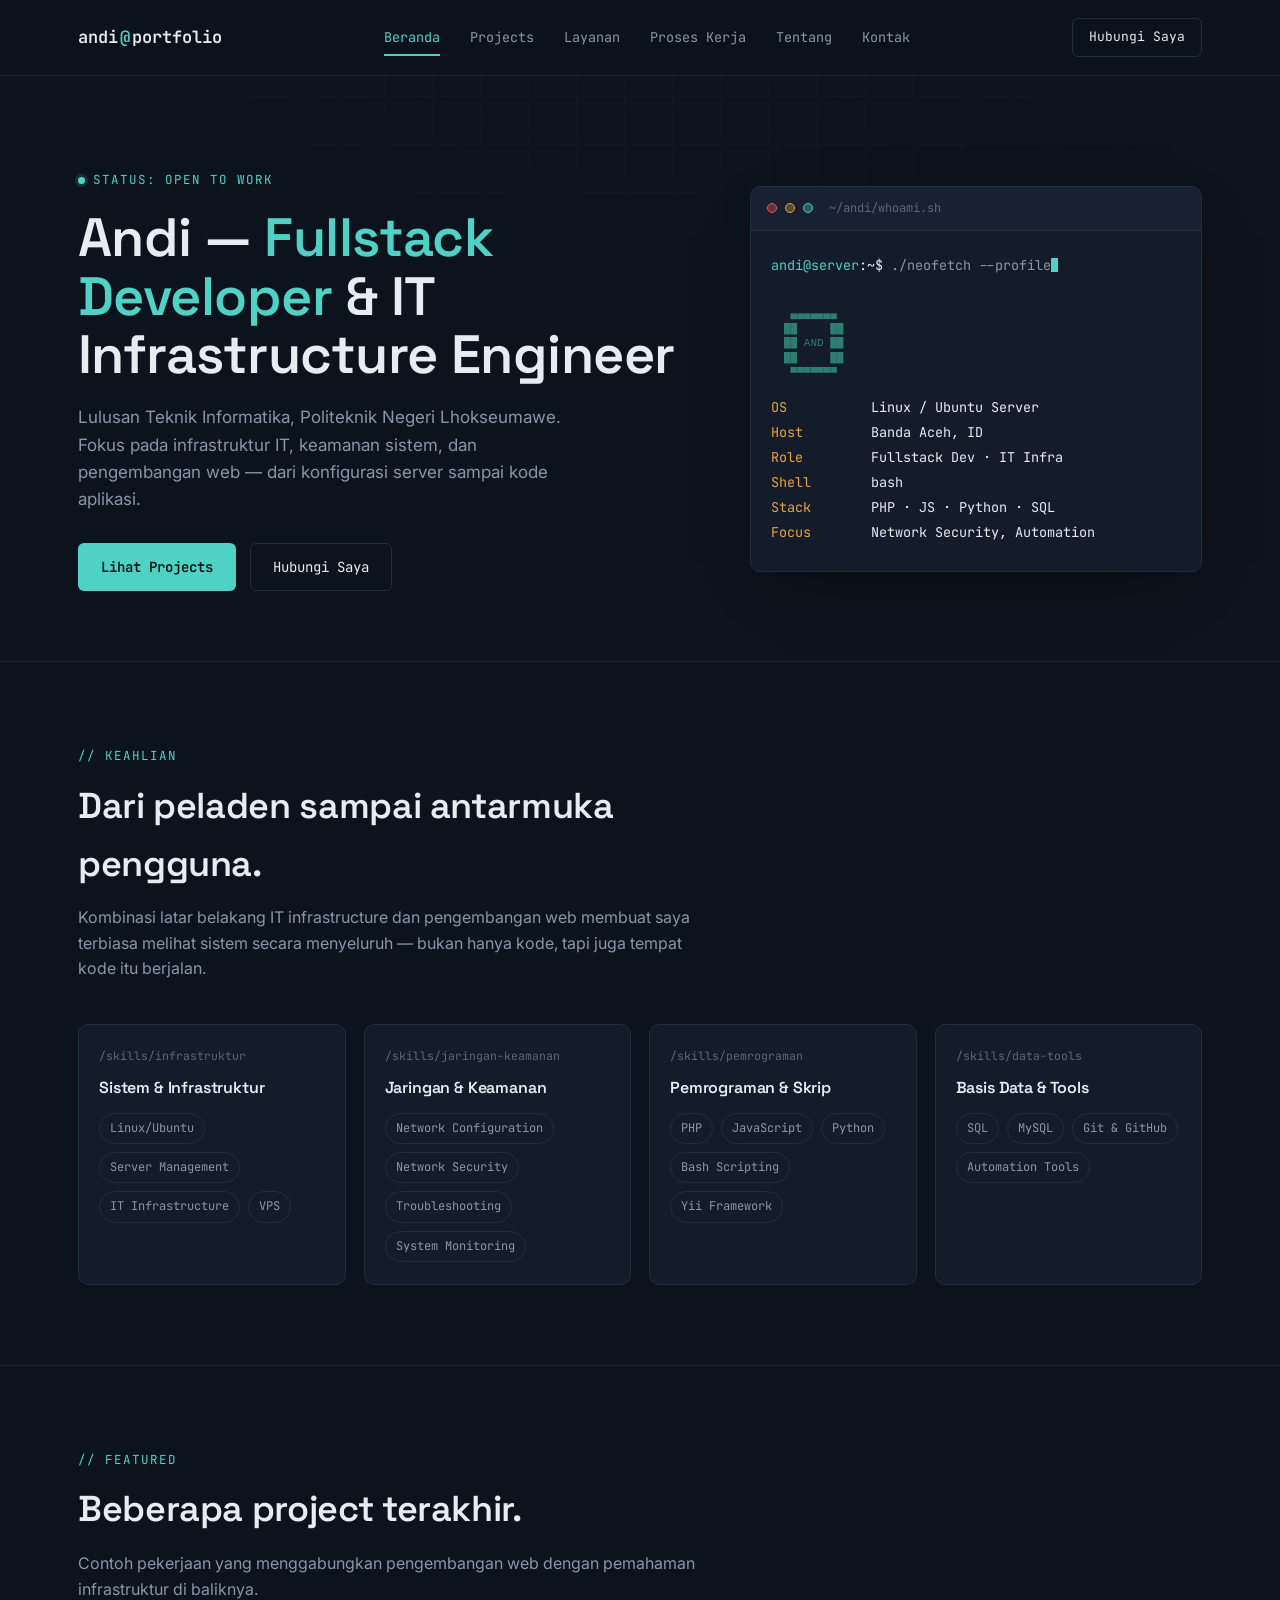
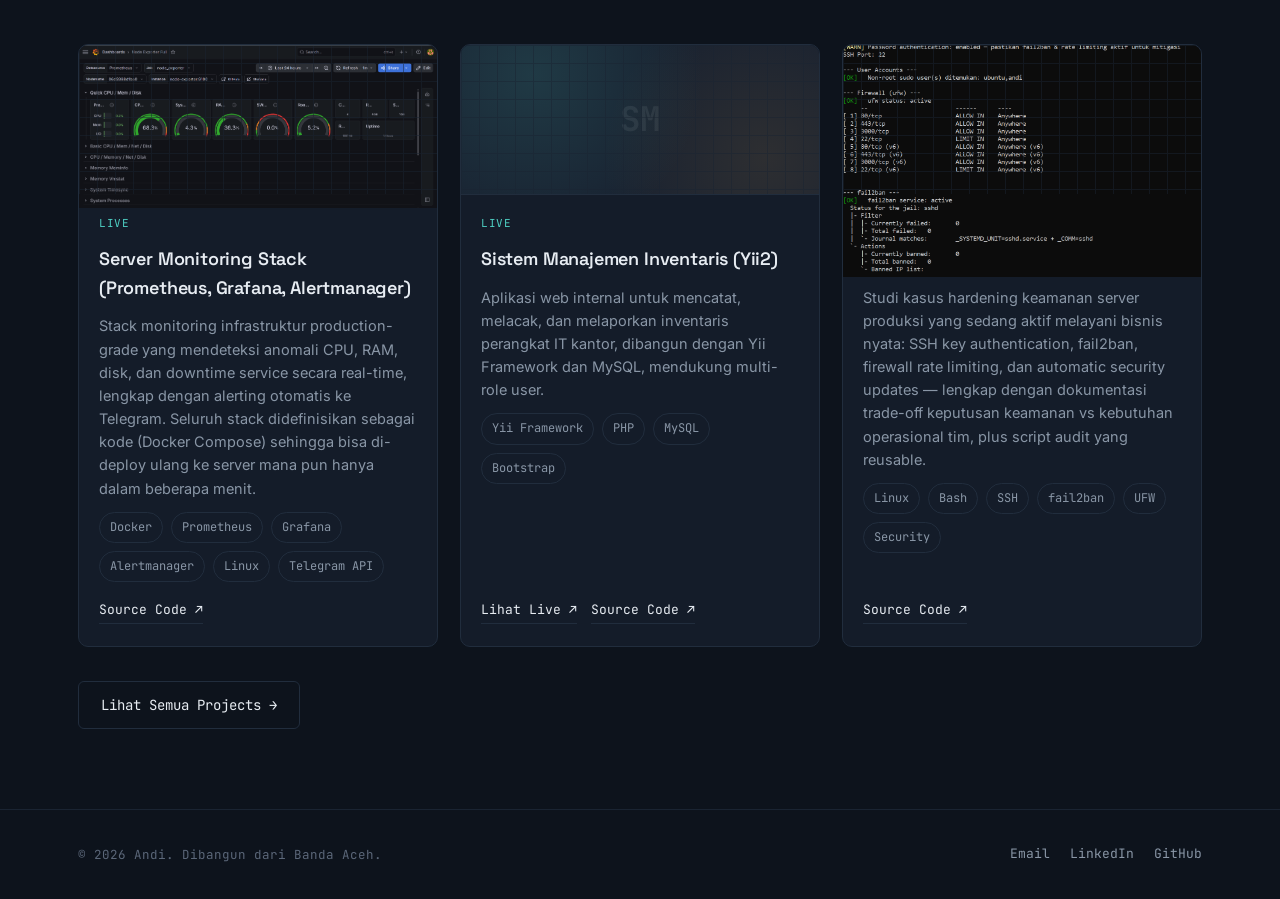
<file: index.html>
<!DOCTYPE html>
<html lang="id">
<head>
<meta charset="UTF-8">
<meta name="viewport" content="width=device-width, initial-scale=1.0">
<title>Andi — Fullstack Developer & IT Infrastructure Engineer</title>
<meta name="description" content="Andi, Fullstack Developer & IT Infrastructure Engineer berdomisili di Banda Aceh. Fokus pada infrastruktur IT, keamanan sistem, dan pengembangan web.">
<link rel="preconnect" href="https://fonts.googleapis.com">
<link href="https://fonts.googleapis.com/css2?family=Space+Grotesk:wght@500;600;700&family=Inter:wght@400;500;600&family=JetBrains+Mono:wght@400;500;600&display=swap" rel="stylesheet">
<link rel="stylesheet" href="assets/css/style.css">
</head>
<body>

<header class="site-header">
  <nav class="nav container">
    <a href="index.html" class="logo">andi<span>@</span>portfolio</a>
    <button class="nav-toggle" aria-label="Buka menu"><span></span><span></span><span></span></button>
    <ul class="nav-links">
      <li><a href="index.html" class="active">Beranda</a></li>
      <li><a href="projects.html">Projects</a></li>
      <li><a href="services.html">Layanan</a></li>
      <li><a href="process.html">Proses Kerja</a></li>
      <li><a href="about.html">Tentang</a></li>
      <li><a href="contact.html">Kontak</a></li>
    </ul>
    <a href="contact.html" class="nav-cta">Hubungi Saya</a>
  </nav>
</header>

<main>
  <!-- HERO -->
  <section class="hero">
    <div class="container hero-grid">
      <div>
        <span class="eyebrow"><span class="dot"></span>STATUS: OPEN TO WORK</span>
        <h1>Andi — <span class="accent">Fullstack Developer</span> &amp; IT Infrastructure Engineer</h1>
        <p class="lead">Lulusan Teknik Informatika, Politeknik Negeri Lhokseumawe. Fokus pada infrastruktur IT, keamanan sistem, dan pengembangan web — dari konfigurasi server sampai kode aplikasi.</p>
        <div class="hero-actions">
          <a href="projects.html" class="btn btn-primary">Lihat Projects</a>
          <a href="contact.html" class="btn btn-ghost">Hubungi Saya</a>
        </div>
      </div>

      <div class="term-card">
        <div class="term-bar">
          <span class="tdot"></span><span class="tdot"></span><span class="tdot"></span>
          <span class="tpath">~/andi/whoami.sh</span>
        </div>
        <div class="term-body">
          <div><span class="prompt">andi@server</span><span class="cmd">:~$</span> <span data-typing="./neofetch --profile"></span><span class="term-cursor"></span></div>
          <br>
          <pre class="term-ascii">   ▄▄▄▄▄▄▄
  ██     ██
  ██ AND ██
  ██     ██
   ▀▀▀▀▀▀▀</pre>
          <div class="term-row"><span class="k">OS</span><span class="v">Linux / Ubuntu Server</span></div>
          <div class="term-row"><span class="k">Host</span><span class="v">Banda Aceh, ID</span></div>
          <div class="term-row"><span class="k">Role</span><span class="v">Fullstack Dev · IT Infra</span></div>
          <div class="term-row"><span class="k">Shell</span><span class="v">bash</span></div>
          <div class="term-row"><span class="k">Stack</span><span class="v">PHP · JS · Python · SQL</span></div>
          <div class="term-row"><span class="k">Focus</span><span class="v">Network Security, Automation</span></div>
        </div>
      </div>
    </div>
  </section>

  <!-- SKILLS -->
  <section class="section">
    <div class="container">
      <div class="section-head">
        <span class="eyebrow">// keahlian</span>
        <h2>Dari peladen sampai antarmuka pengguna.</h2>
        <p>Kombinasi latar belakang IT infrastructure dan pengembangan web membuat saya terbiasa melihat sistem secara menyeluruh — bukan hanya kode, tapi juga tempat kode itu berjalan.</p>
      </div>
      <div class="skills-grid">
        <div class="skill-card">
          <div class="path">/skills/infrastruktur</div>
          <h3>Sistem &amp; Infrastruktur</h3>
          <div class="tag-list">
            <span class="tag">Linux/Ubuntu</span>
            <span class="tag">Server Management</span>
            <span class="tag">IT Infrastructure</span>
            <span class="tag">VPS</span>
          </div>
        </div>
        <div class="skill-card">
          <div class="path">/skills/jaringan-keamanan</div>
          <h3>Jaringan &amp; Keamanan</h3>
          <div class="tag-list">
            <span class="tag">Network Configuration</span>
            <span class="tag">Network Security</span>
            <span class="tag">Troubleshooting</span>
            <span class="tag">System Monitoring</span>
          </div>
        </div>
        <div class="skill-card">
          <div class="path">/skills/pemrograman</div>
          <h3>Pemrograman &amp; Skrip</h3>
          <div class="tag-list">
            <span class="tag">PHP</span>
            <span class="tag">JavaScript</span>
            <span class="tag">Python</span>
            <span class="tag">Bash Scripting</span>
            <span class="tag">Yii Framework</span>
          </div>
        </div>
        <div class="skill-card">
          <div class="path">/skills/data-tools</div>
          <h3>Basis Data &amp; Tools</h3>
          <div class="tag-list">
            <span class="tag">SQL</span>
            <span class="tag">MySQL</span>
            <span class="tag">Git &amp; GitHub</span>
            <span class="tag">Automation Tools</span>
          </div>
        </div>
      </div>
    </div>
  </section>

  <!-- FEATURED PROJECTS -->
  <section class="section">
    <div class="container">
      <div class="section-head">
        <span class="eyebrow">// featured</span>
        <h2>Beberapa project terakhir.</h2>
        <p>Contoh pekerjaan yang menggabungkan pengembangan web dengan pemahaman infrastruktur di baliknya.</p>
      </div>
      <div class="projects-grid" data-projects-preview></div>
      <div style="margin-top:34px;">
        <a href="projects.html" class="btn btn-ghost">Lihat Semua Projects →</a>
      </div>
    </div>
  </section>
</main>

<footer class="site-footer">
  <div class="container footer-row">
    <span class="fmono">© 2026 Andi. Dibangun dari Banda Aceh.</span>
    <div class="footer-links">
      <a href="mailto:andi@email.com">Email</a>
      <a href="https://linkedin.com/in/andi" target="_blank" rel="noopener">LinkedIn</a>
      <a href="https://github.com/andi" target="_blank" rel="noopener">GitHub</a>
    </div>
  </div>
</footer>

<script src="assets/js/projects-data.js"></script>
<script src="assets/js/main.js"></script>
</body>
</html>
</file>
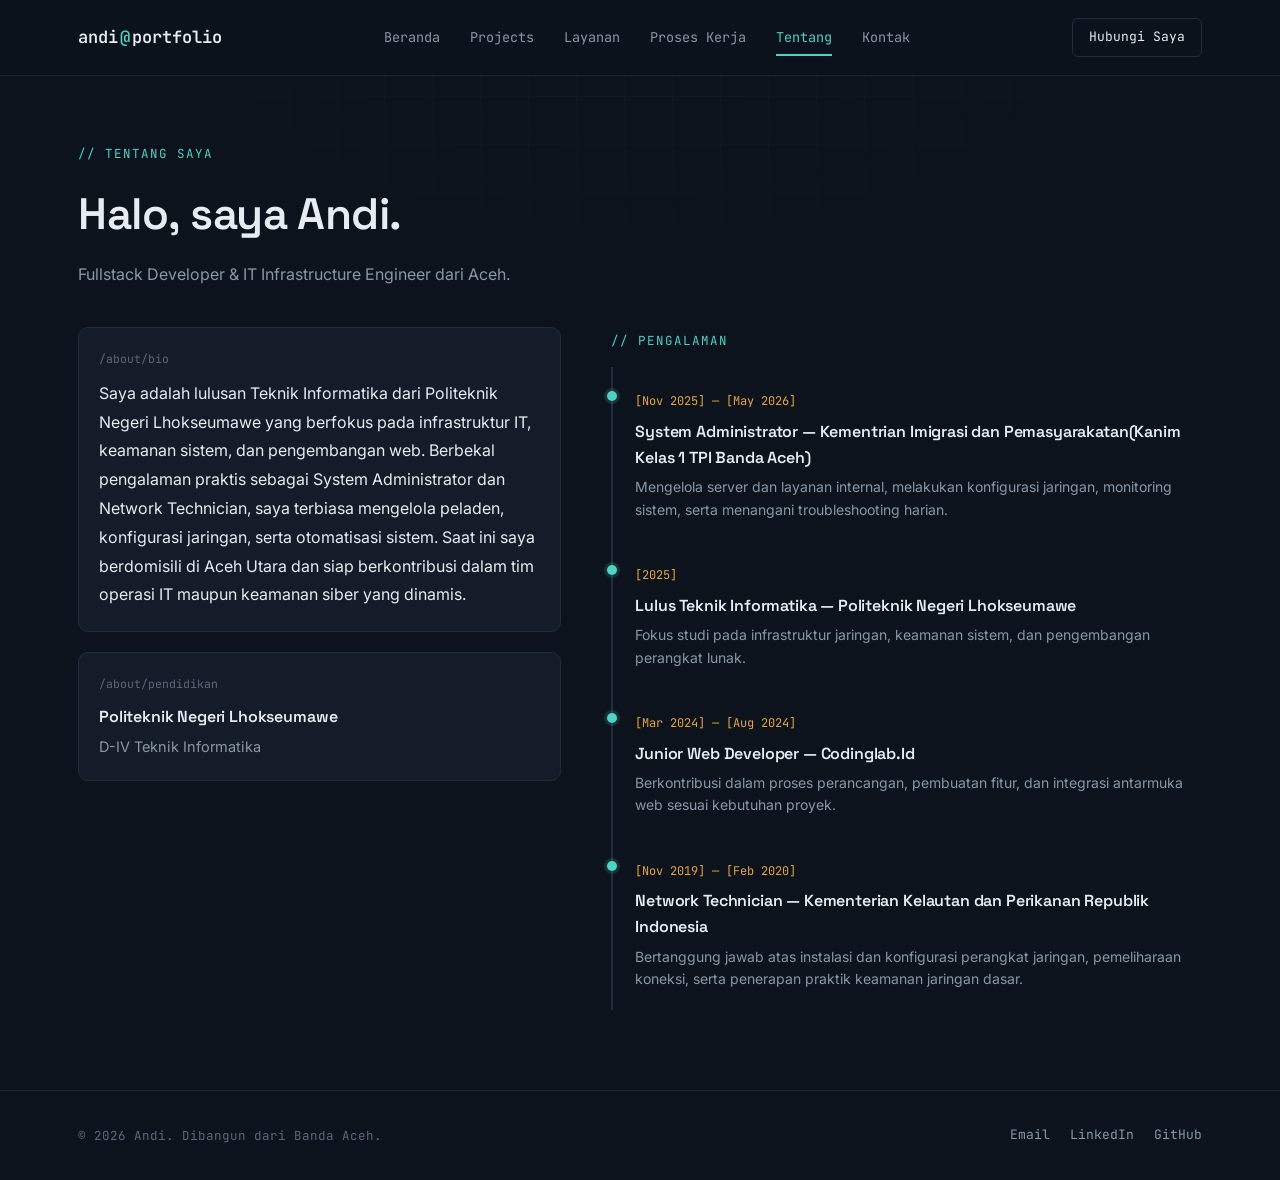
<file: about.html>
<!DOCTYPE html>
<html lang="id">
<head>
<meta charset="UTF-8">
<meta name="viewport" content="width=device-width, initial-scale=1.0">
<title>Tentang — Andi</title>
<link rel="preconnect" href="https://fonts.googleapis.com">
<link href="https://fonts.googleapis.com/css2?family=Space+Grotesk:wght@500;600;700&family=Inter:wght@400;500;600&family=JetBrains+Mono:wght@400;500;600&display=swap" rel="stylesheet">
<link rel="stylesheet" href="assets/css/style.css">
</head>
<body>

<header class="site-header">
  <nav class="nav container">
    <a href="index.html" class="logo">andi<span>@</span>portfolio</a>
    <button class="nav-toggle" aria-label="Buka menu"><span></span><span></span><span></span></button>
    <ul class="nav-links">
      <li><a href="index.html">Beranda</a></li>
      <li><a href="projects.html">Projects</a></li>
      <li><a href="services.html">Layanan</a></li>
      <li><a href="process.html">Proses Kerja</a></li>
      <li><a href="about.html" class="active">Tentang</a></li>
      <li><a href="contact.html">Kontak</a></li>
    </ul>
    <a href="contact.html" class="nav-cta">Hubungi Saya</a>
  </nav>
</header>

<main>
  <section class="page-hero">
    <div class="container">
      <span class="eyebrow">// tentang saya</span>
      <h1>Halo, saya Andi.</h1>
      <p>Fullstack Developer &amp; IT Infrastructure Engineer dari Aceh.</p>
    </div>
  </section>

  <section class="section" style="border-top:none; padding-top:20px;">
    <div class="container about-grid">
      <div>
        <div class="skill-card" style="margin-bottom:20px;">
          <div class="path">/about/bio</div>
          <p style="color:var(--text); line-height:1.8;">
            Saya adalah lulusan Teknik Informatika dari Politeknik Negeri Lhokseumawe yang berfokus pada infrastruktur IT, keamanan sistem, dan pengembangan web. Berbekal pengalaman praktis sebagai System Administrator dan Network Technician, saya terbiasa mengelola peladen, konfigurasi jaringan, serta otomatisasi sistem. Saat ini saya berdomisili di Aceh Utara dan siap berkontribusi dalam tim operasi IT maupun keamanan siber yang dinamis.
          </p>
        </div>

        <div class="skill-card">
          <div class="path">/about/pendidikan</div>
          <h3 style="margin-bottom:6px;">Politeknik Negeri Lhokseumawe</h3>
          <p style="color:var(--text-muted); font-size:14.5px;">D-IV Teknik Informatika</p>
        </div>
      </div>

      <div>
        <span class="eyebrow" style="margin-bottom:16px; display:inline-flex;">// pengalaman</span>
        <div class="timeline">
          <div class="tl-item">
            <span class="period">[Nov 2025] — [May 2026]</span>
            <h4>System Administrator — Kementrian Imigrasi dan Pemasyarakatan(Kanim Kelas 1 TPI Banda Aceh)</h4>
            <p>Mengelola server dan layanan internal, melakukan konfigurasi jaringan, monitoring sistem, serta menangani troubleshooting harian.</p>
          </div>
          <div class="tl-item">
            <span class="period">[2025]</span>
            <h4>Lulus Teknik Informatika — Politeknik Negeri Lhokseumawe</h4>
            <p>Fokus studi pada infrastruktur jaringan, keamanan sistem, dan pengembangan perangkat lunak.</p>
          </div>
          <div class="tl-item">
            <span class="period">[Mar 2024] — [Aug 2024]</span>
            <h4>Junior Web Developer — Codinglab.Id</h4>
            <p>Berkontribusi dalam proses perancangan, pembuatan fitur, dan integrasi antarmuka web sesuai kebutuhan proyek.</p>
          </div>
          <div class="tl-item">
            <span class="period">[Nov 2019] — [Feb 2020]</span>
            <h4>Network Technician — Kementerian Kelautan dan Perikanan Republik Indonesia</h4>
            <p>Bertanggung jawab atas instalasi dan konfigurasi perangkat jaringan, pemeliharaan koneksi, serta penerapan praktik keamanan jaringan dasar.</p>
          </div>
        </div>
      </div>
    </div>
  </section>
</main>

<footer class="site-footer">
  <div class="container footer-row">
    <span class="fmono">© 2026 Andi. Dibangun dari Banda Aceh.</span>
    <div class="footer-links">
      <a href="mailto:andi@email.com">Email</a>
      <a href="https://linkedin.com/in/andi" target="_blank" rel="noopener">LinkedIn</a>
      <a href="https://github.com/andi" target="_blank" rel="noopener">GitHub</a>
    </div>
  </div>
</footer>

<script src="assets/js/main.js"></script>
</body>
</html>
</file>
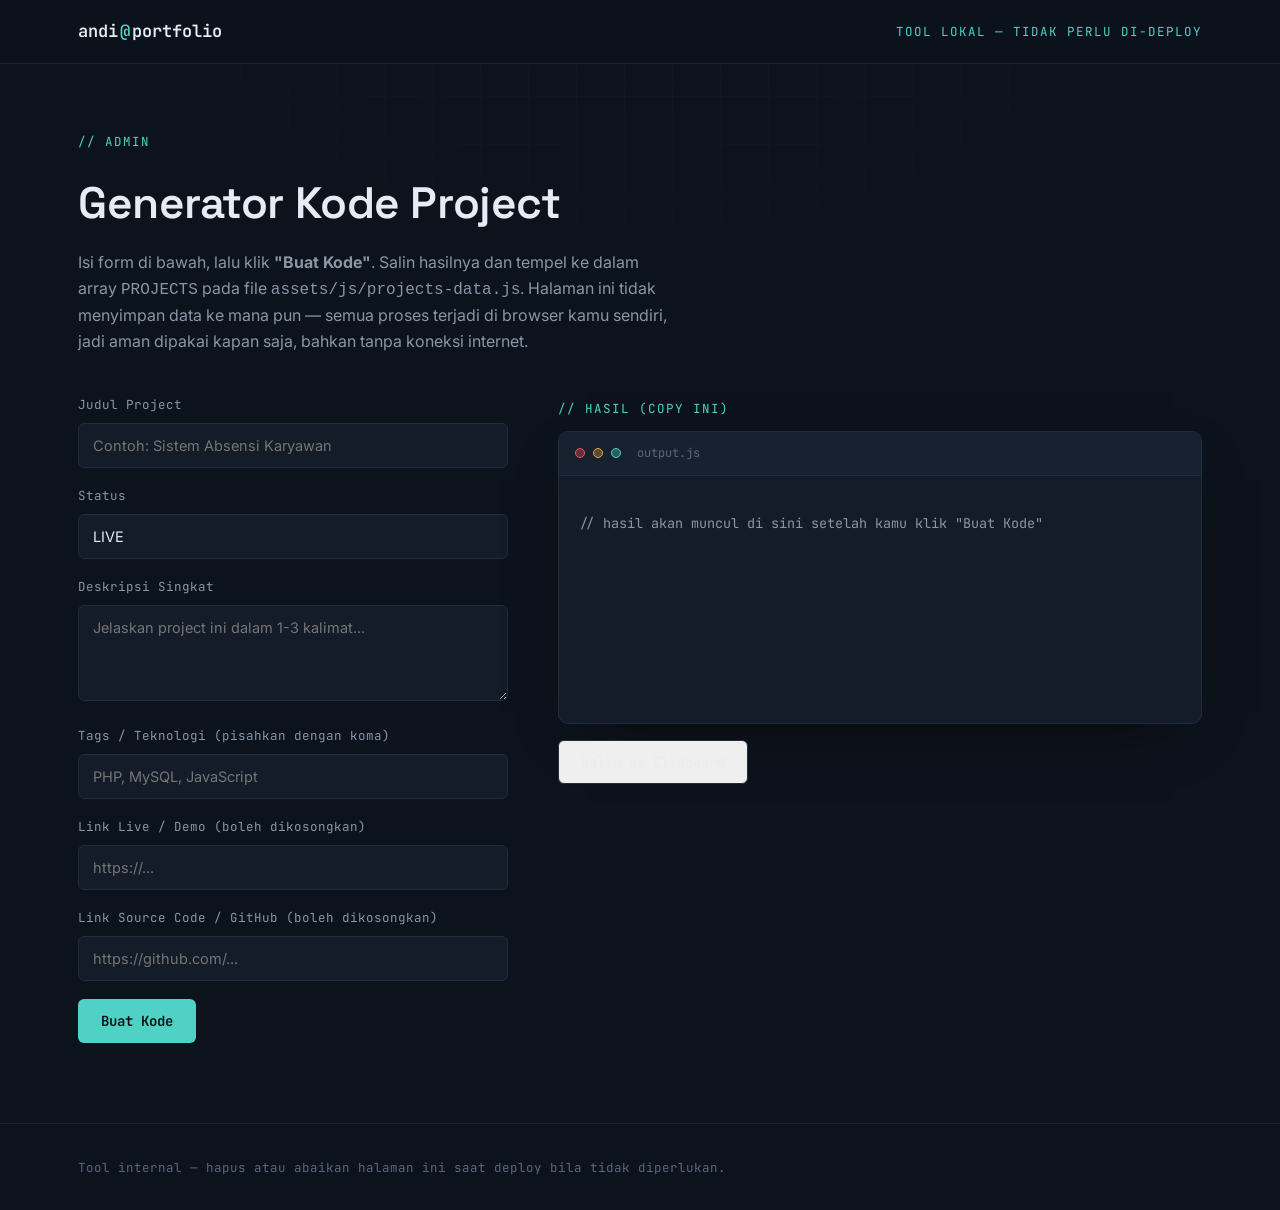
<file: admin.html>
<!DOCTYPE html>
<html lang="id">
<head>
<meta charset="UTF-8">
<meta name="viewport" content="width=device-width, initial-scale=1.0">
<title>Admin — Generator Project (khusus kamu)</title>
<link rel="preconnect" href="https://fonts.googleapis.com">
<link href="https://fonts.googleapis.com/css2?family=Space+Grotesk:wght@500;600;700&family=Inter:wght@400;500;600&family=JetBrains+Mono:wght@400;500;600&display=swap" rel="stylesheet">
<link rel="stylesheet" href="assets/css/style.css">
<meta name="robots" content="noindex, nofollow">
</head>
<body>

<header class="site-header">
  <nav class="nav container">
    <a href="index.html" class="logo">andi<span>@</span>portfolio</a>
    <span class="eyebrow" style="margin-left:auto;">TOOL LOKAL — TIDAK PERLU DI-DEPLOY</span>
  </nav>
</header>

<main>
  <section class="page-hero">
    <div class="container">
      <span class="eyebrow">// admin</span>
      <h1>Generator Kode Project</h1>
      <p>Isi form di bawah, lalu klik <strong>"Buat Kode"</strong>. Salin hasilnya dan tempel ke dalam array <code>PROJECTS</code> pada file <code>assets/js/projects-data.js</code>. Halaman ini tidak menyimpan data ke mana pun — semua proses terjadi di browser kamu sendiri, jadi aman dipakai kapan saja, bahkan tanpa koneksi internet.</p>
    </div>
  </section>

  <section class="section" style="border-top:none; padding-top:20px;">
    <div class="container contact-grid">
      <div>
        <form id="genForm">
          <div class="form-field">
            <label for="title">Judul Project</label>
            <input type="text" id="title" placeholder="Contoh: Sistem Absensi Karyawan" required>
          </div>
          <div class="form-field">
            <label for="status">Status</label>
            <input type="text" id="status" placeholder="LIVE / IN PROGRESS / ARCHIVED" value="LIVE">
          </div>
          <div class="form-field">
            <label for="desc">Deskripsi Singkat</label>
            <textarea id="desc" rows="4" placeholder="Jelaskan project ini dalam 1-3 kalimat..." required></textarea>
          </div>
          <div class="form-field">
            <label for="tags">Tags / Teknologi (pisahkan dengan koma)</label>
            <input type="text" id="tags" placeholder="PHP, MySQL, JavaScript">
          </div>
          <div class="form-field">
            <label for="live">Link Live / Demo (boleh dikosongkan)</label>
            <input type="url" id="live" placeholder="https://...">
          </div>
          <div class="form-field">
            <label for="repo">Link Source Code / GitHub (boleh dikosongkan)</label>
            <input type="url" id="repo" placeholder="https://github.com/...">
          </div>
          <button type="button" class="btn btn-primary" id="genBtn">Buat Kode</button>
        </form>
      </div>

      <div>
        <span class="eyebrow" style="margin-bottom:12px; display:inline-flex;">// hasil (copy ini)</span>
        <div class="term-card">
          <div class="term-bar">
            <span class="tdot"></span><span class="tdot"></span><span class="tdot"></span>
            <span class="tpath">output.js</span>
          </div>
          <pre id="output" class="term-body" style="white-space:pre-wrap; word-break:break-word; min-height:220px;">// hasil akan muncul di sini setelah kamu klik "Buat Kode"</pre>
        </div>
        <button type="button" class="btn btn-ghost" id="copyBtn" style="margin-top:16px;">Salin ke Clipboard</button>
        <p class="form-note" id="copyStatus"></p>
      </div>
    </div>
  </section>
</main>

<footer class="site-footer">
  <div class="container footer-row">
    <span class="fmono">Tool internal — hapus atau abaikan halaman ini saat deploy bila tidak diperlukan.</span>
  </div>
</footer>

<script src="assets/js/admin.js"></script>
</body>
</html>
</file>
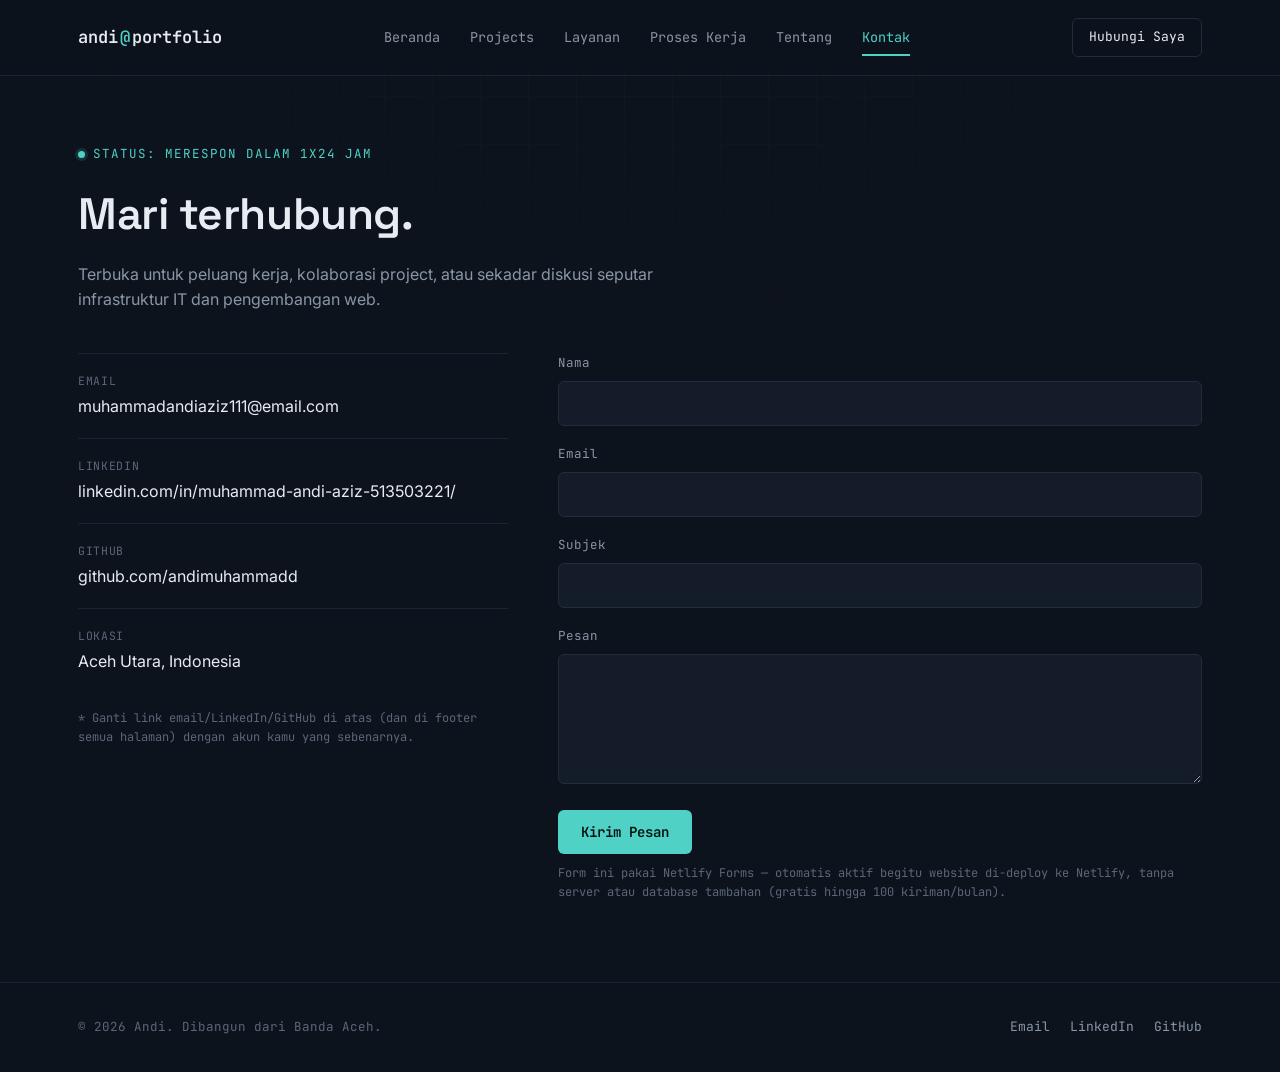
<file: contact.html>
<!DOCTYPE html>
<html lang="id">
<head>
<meta charset="UTF-8">
<meta name="viewport" content="width=device-width, initial-scale=1.0">
<title>Kontak — Andi</title>
<link rel="preconnect" href="https://fonts.googleapis.com">
<link href="https://fonts.googleapis.com/css2?family=Space+Grotesk:wght@500;600;700&family=Inter:wght@400;500;600&family=JetBrains+Mono:wght@400;500;600&display=swap" rel="stylesheet">
<link rel="stylesheet" href="assets/css/style.css">
</head>
<body>

<header class="site-header">
  <nav class="nav container">
    <a href="index.html" class="logo">andi<span>@</span>portfolio</a>
    <button class="nav-toggle" aria-label="Buka menu"><span></span><span></span><span></span></button>
    <ul class="nav-links">
      <li><a href="index.html">Beranda</a></li>
      <li><a href="projects.html">Projects</a></li>
      <li><a href="services.html">Layanan</a></li>
      <li><a href="process.html">Proses Kerja</a></li>
      <li><a href="about.html">Tentang</a></li>
      <li><a href="contact.html" class="active">Kontak</a></li>
    </ul>
    <a href="contact.html" class="nav-cta">Hubungi Saya</a>
  </nav>
</header>

<main>
  <section class="page-hero">
    <div class="container">
      <span class="eyebrow"><span class="dot"></span>STATUS: MERESPON DALAM 1x24 JAM</span>
      <h1>Mari terhubung.</h1>
      <p>Terbuka untuk peluang kerja, kolaborasi project, atau sekadar diskusi seputar infrastruktur IT dan pengembangan web.</p>
    </div>
  </section>

  <section class="section" style="border-top:none; padding-top:20px;">
    <div class="container contact-grid">

      <div>
        <div class="contact-info-item">
          <span class="label">Email</span>
          <a href="mailto:muhammadandiaziz111@email.com">muhammadandiaziz111@email.com</a>
        </div>
        <div class="contact-info-item">
          <span class="label">LinkedIn</span>
          <a href="https://www.linkedin.com/in/muhammad-andi-aziz-513503221/" target="_blank" rel="noopener">linkedin.com/in/muhammad-andi-aziz-513503221/</a>
        </div>
        <div class="contact-info-item">
          <span class="label">GitHub</span>
          <a href="https://github.com/andimuhammadd" target="_blank" rel="noopener">github.com/andimuhammadd</a>
        </div>
        <div class="contact-info-item">
          <span class="label">Lokasi</span>
          <span>Aceh Utara, Indonesia</span>
        </div>
        <p class="form-note" style="margin-top:16px;">* Ganti link email/LinkedIn/GitHub di atas (dan di footer semua halaman) dengan akun kamu yang sebenarnya.</p>
      </div>

      <div>
        <form name="contact" method="POST" data-netlify="true" netlify-honeypot="bot-field" id="contactForm">
          <input type="hidden" name="form-name" value="contact">
          <p style="display:none;"><label>Jangan isi ini: <input name="bot-field"></label></p>

          <div class="form-field">
            <label for="name">Nama</label>
            <input type="text" id="name" name="name" required>
          </div>
          <div class="form-field">
            <label for="email">Email</label>
            <input type="email" id="email" name="email" required>
          </div>
          <div class="form-field">
            <label for="subject">Subjek</label>
            <input type="text" id="subject" name="subject">
          </div>
          <div class="form-field">
            <label for="message">Pesan</label>
            <textarea id="message" name="message" rows="6" required></textarea>
          </div>
          <button type="submit" class="btn btn-primary">Kirim Pesan</button>
          <p class="form-note">Form ini pakai Netlify Forms — otomatis aktif begitu website di-deploy ke Netlify, tanpa server atau database tambahan (gratis hingga 100 kiriman/bulan).</p>
        </form>
      </div>

    </div>
  </section>
</main>

<footer class="site-footer">
  <div class="container footer-row">
    <span class="fmono">© 2026 Andi. Dibangun dari Banda Aceh.</span>
    <div class="footer-links">
      <a href="mailto:muhammadandiaziz111@email.com">Email</a>
      <a href="https://www.linkedin.com/in/muhammad-andi-aziz-513503221/" target="_blank" rel="noopener">LinkedIn</a>
      <a href="https://github.com/andimuhammadd" target="_blank" rel="noopener">GitHub</a>
    </div>
  </div>
</footer>

<script src="assets/js/main.js"></script>
</body>
</html>
</file>
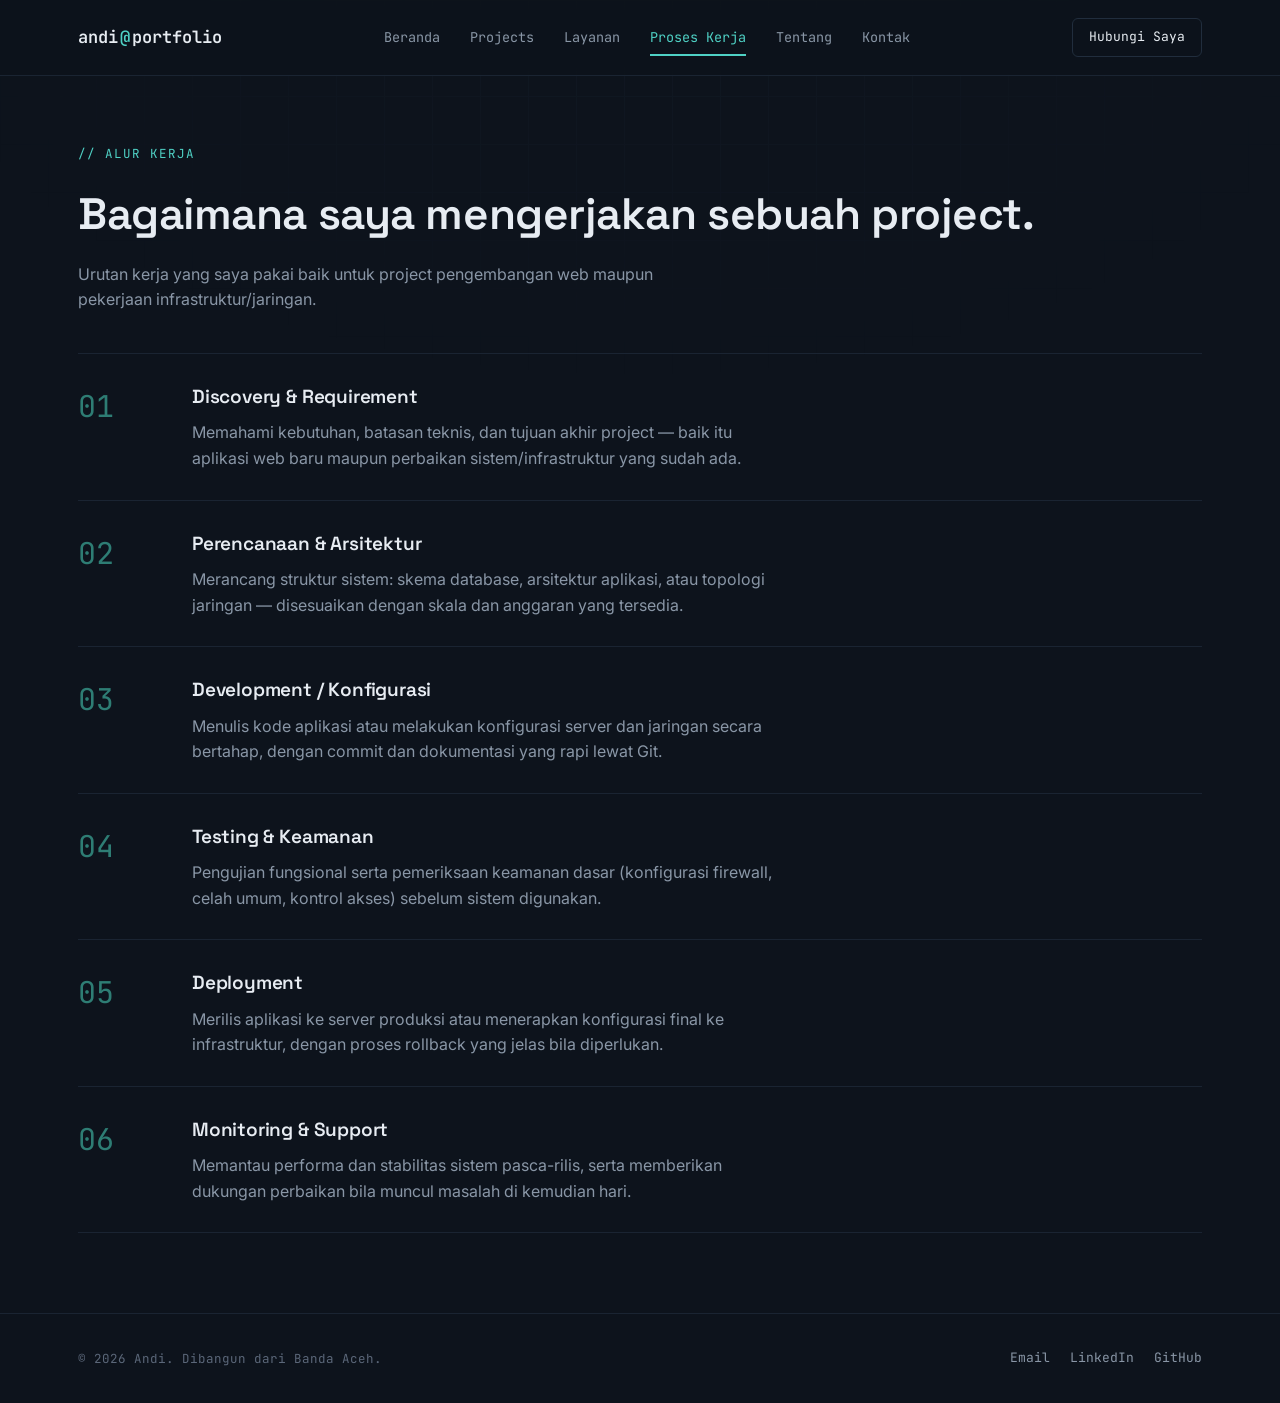
<file: process.html>
<!DOCTYPE html>
<html lang="id">
<head>
<meta charset="UTF-8">
<meta name="viewport" content="width=device-width, initial-scale=1.0">
<title>Proses Kerja — Andi</title>
<link rel="preconnect" href="https://fonts.googleapis.com">
<link href="https://fonts.googleapis.com/css2?family=Space+Grotesk:wght@500;600;700&family=Inter:wght@400;500;600&family=JetBrains+Mono:wght@400;500;600&display=swap" rel="stylesheet">
<link rel="stylesheet" href="assets/css/style.css">
</head>
<body>

<header class="site-header">
  <nav class="nav container">
    <a href="index.html" class="logo">andi<span>@</span>portfolio</a>
    <button class="nav-toggle" aria-label="Buka menu"><span></span><span></span><span></span></button>
    <ul class="nav-links">
      <li><a href="index.html">Beranda</a></li>
      <li><a href="projects.html">Projects</a></li>
      <li><a href="services.html">Layanan</a></li>
      <li><a href="process.html" class="active">Proses Kerja</a></li>
      <li><a href="about.html">Tentang</a></li>
      <li><a href="contact.html">Kontak</a></li>
    </ul>
    <a href="contact.html" class="nav-cta">Hubungi Saya</a>
  </nav>
</header>

<main>
  <section class="page-hero">
    <div class="container">
      <span class="eyebrow">// alur kerja</span>
      <h1>Bagaimana saya mengerjakan sebuah project.</h1>
      <p>Urutan kerja yang saya pakai baik untuk project pengembangan web maupun pekerjaan infrastruktur/jaringan.</p>
    </div>
  </section>

  <section class="section" style="border-top:none; padding-top:20px;">
    <div class="container">
      <div class="process-list">

        <div class="process-item">
          <span class="process-num">01</span>
          <div>
            <h3>Discovery &amp; Requirement</h3>
            <p>Memahami kebutuhan, batasan teknis, dan tujuan akhir project — baik itu aplikasi web baru maupun perbaikan sistem/infrastruktur yang sudah ada.</p>
          </div>
        </div>

        <div class="process-item">
          <span class="process-num">02</span>
          <div>
            <h3>Perencanaan &amp; Arsitektur</h3>
            <p>Merancang struktur sistem: skema database, arsitektur aplikasi, atau topologi jaringan — disesuaikan dengan skala dan anggaran yang tersedia.</p>
          </div>
        </div>

        <div class="process-item">
          <span class="process-num">03</span>
          <div>
            <h3>Development / Konfigurasi</h3>
            <p>Menulis kode aplikasi atau melakukan konfigurasi server dan jaringan secara bertahap, dengan commit dan dokumentasi yang rapi lewat Git.</p>
          </div>
        </div>

        <div class="process-item">
          <span class="process-num">04</span>
          <div>
            <h3>Testing &amp; Keamanan</h3>
            <p>Pengujian fungsional serta pemeriksaan keamanan dasar (konfigurasi firewall, celah umum, kontrol akses) sebelum sistem digunakan.</p>
          </div>
        </div>

        <div class="process-item">
          <span class="process-num">05</span>
          <div>
            <h3>Deployment</h3>
            <p>Merilis aplikasi ke server produksi atau menerapkan konfigurasi final ke infrastruktur, dengan proses rollback yang jelas bila diperlukan.</p>
          </div>
        </div>

        <div class="process-item">
          <span class="process-num">06</span>
          <div>
            <h3>Monitoring &amp; Support</h3>
            <p>Memantau performa dan stabilitas sistem pasca-rilis, serta memberikan dukungan perbaikan bila muncul masalah di kemudian hari.</p>
          </div>
        </div>

      </div>
    </div>
  </section>
</main>

<footer class="site-footer">
  <div class="container footer-row">
    <span class="fmono">© 2026 Andi. Dibangun dari Banda Aceh.</span>
    <div class="footer-links">
      <a href="mailto:andi@email.com">Email</a>
      <a href="https://linkedin.com/in/andi" target="_blank" rel="noopener">LinkedIn</a>
      <a href="https://github.com/andi" target="_blank" rel="noopener">GitHub</a>
    </div>
  </div>
</footer>

<script src="assets/js/main.js"></script>
</body>
</html>
</file>
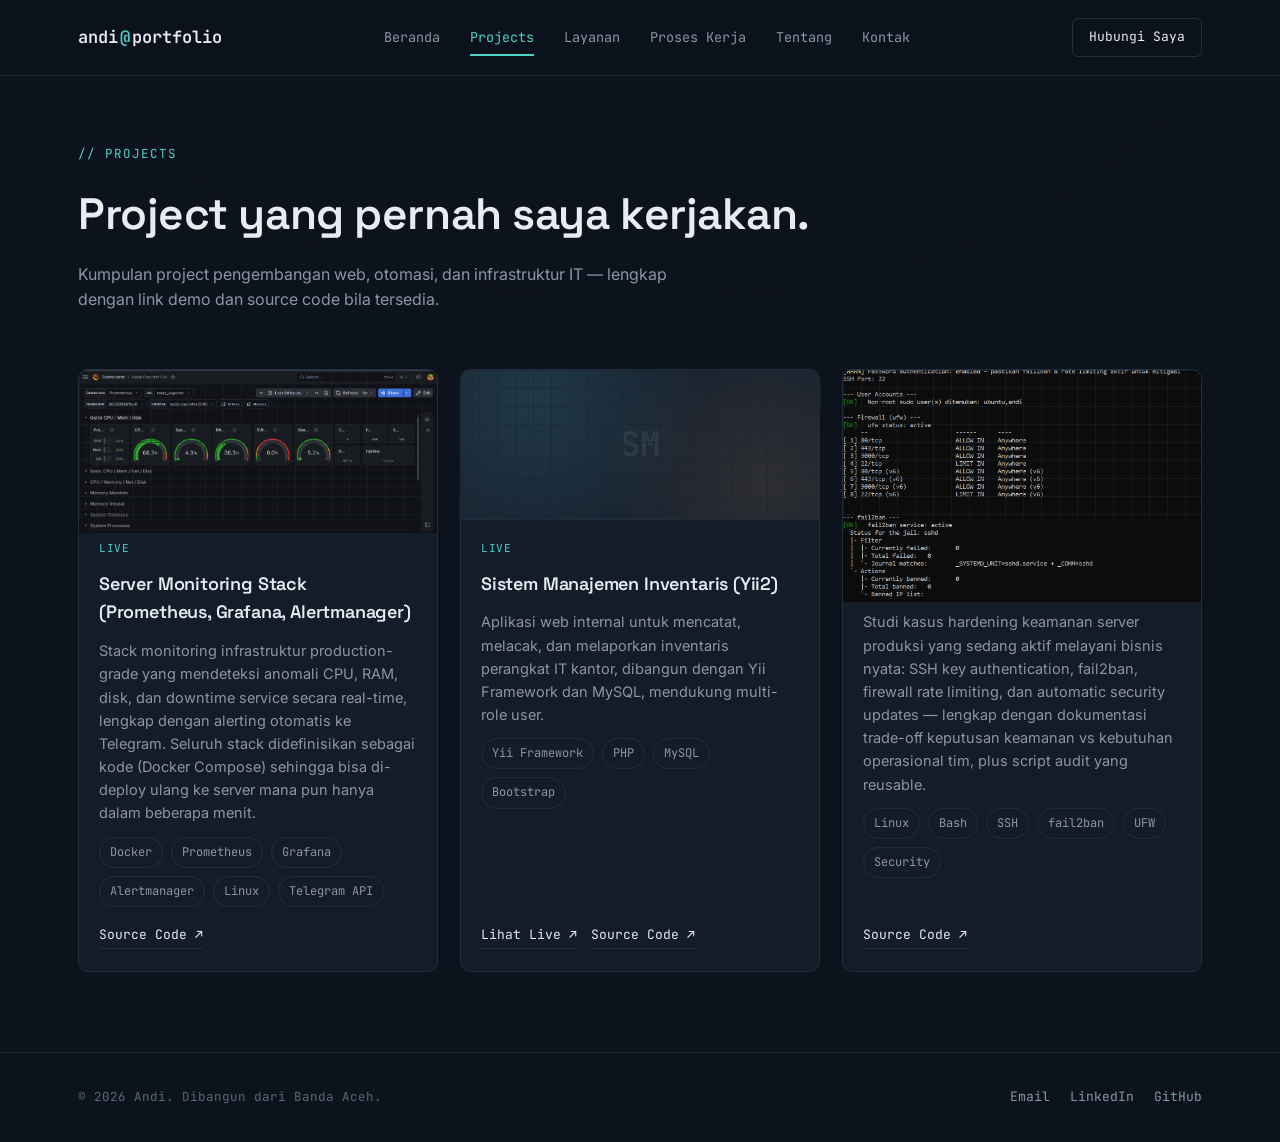
<file: projects.html>
<!DOCTYPE html>
<html lang="id">
<head>
<meta charset="UTF-8">
<meta name="viewport" content="width=device-width, initial-scale=1.0">
<title>Projects — Andi</title>
<meta name="description" content="Kumpulan project Andi: pengembangan web, otomasi, dan infrastruktur IT.">
<link rel="preconnect" href="https://fonts.googleapis.com">
<link href="https://fonts.googleapis.com/css2?family=Space+Grotesk:wght@500;600;700&family=Inter:wght@400;500;600&family=JetBrains+Mono:wght@400;500;600&display=swap" rel="stylesheet">
<link rel="stylesheet" href="assets/css/style.css">
</head>
<body>

<header class="site-header">
  <nav class="nav container">
    <a href="index.html" class="logo">andi<span>@</span>portfolio</a>
    <button class="nav-toggle" aria-label="Buka menu"><span></span><span></span><span></span></button>
    <ul class="nav-links">
      <li><a href="index.html">Beranda</a></li>
      <li><a href="projects.html" class="active">Projects</a></li>
      <li><a href="services.html">Layanan</a></li>
      <li><a href="process.html">Proses Kerja</a></li>
      <li><a href="about.html">Tentang</a></li>
      <li><a href="contact.html">Kontak</a></li>
    </ul>
    <a href="contact.html" class="nav-cta">Hubungi Saya</a>
  </nav>
</header>

<main>
  <section class="page-hero">
    <div class="container">
      <span class="eyebrow">// projects</span>
      <h1>Project yang pernah saya kerjakan.</h1>
      <p>Kumpulan project pengembangan web, otomasi, dan infrastruktur IT — lengkap dengan link demo dan source code bila tersedia.</p>
    </div>
  </section>

  <section class="section" style="border-top:none; padding-top:36px;">
    <div class="container">
      <div class="projects-grid" data-projects-full></div>
    </div>
  </section>
</main>

<footer class="site-footer">
  <div class="container footer-row">
    <span class="fmono">© 2026 Andi. Dibangun dari Banda Aceh.</span>
    <div class="footer-links">
      <a href="mailto:andi@email.com">Email</a>
      <a href="https://linkedin.com/in/andi" target="_blank" rel="noopener">LinkedIn</a>
      <a href="https://github.com/andi" target="_blank" rel="noopener">GitHub</a>
    </div>
  </div>
</footer>

<script src="assets/js/projects-data.js"></script>
<script src="assets/js/main.js"></script>
</body>
</html>
</file>
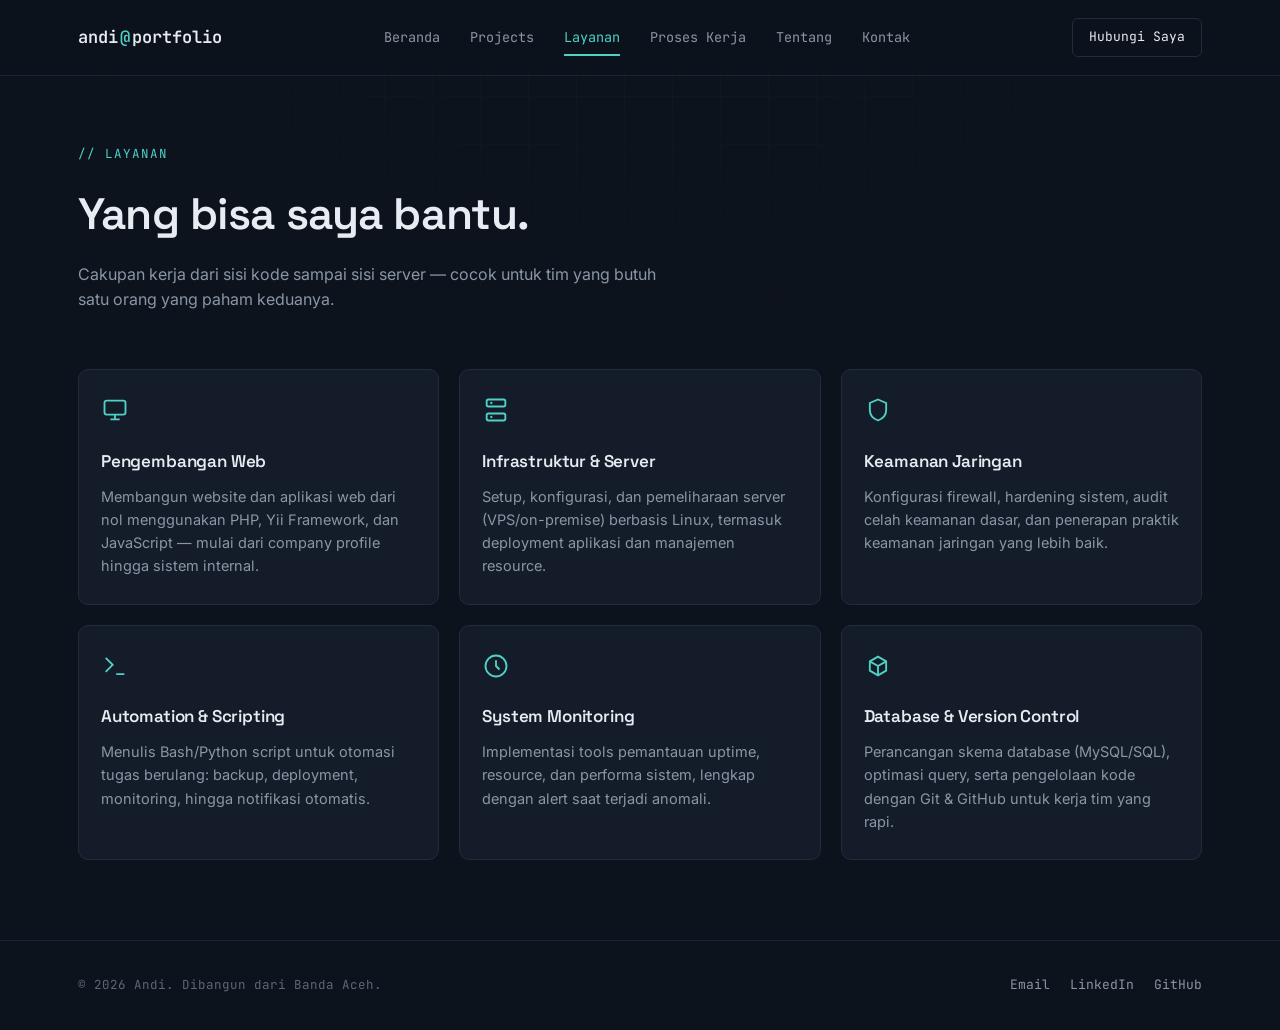
<file: services.html>
<!DOCTYPE html>
<html lang="id">
<head>
<meta charset="UTF-8">
<meta name="viewport" content="width=device-width, initial-scale=1.0">
<title>Layanan — Andi</title>
<link rel="preconnect" href="https://fonts.googleapis.com">
<link href="https://fonts.googleapis.com/css2?family=Space+Grotesk:wght@500;600;700&family=Inter:wght@400;500;600&family=JetBrains+Mono:wght@400;500;600&display=swap" rel="stylesheet">
<link rel="stylesheet" href="assets/css/style.css">
</head>
<body>

<header class="site-header">
  <nav class="nav container">
    <a href="index.html" class="logo">andi<span>@</span>portfolio</a>
    <button class="nav-toggle" aria-label="Buka menu"><span></span><span></span><span></span></button>
    <ul class="nav-links">
      <li><a href="index.html">Beranda</a></li>
      <li><a href="projects.html">Projects</a></li>
      <li><a href="services.html" class="active">Layanan</a></li>
      <li><a href="process.html">Proses Kerja</a></li>
      <li><a href="about.html">Tentang</a></li>
      <li><a href="contact.html">Kontak</a></li>
    </ul>
    <a href="contact.html" class="nav-cta">Hubungi Saya</a>
  </nav>
</header>

<main>
  <section class="page-hero">
    <div class="container">
      <span class="eyebrow">// layanan</span>
      <h1>Yang bisa saya bantu.</h1>
      <p>Cakupan kerja dari sisi kode sampai sisi server — cocok untuk tim yang butuh satu orang yang paham keduanya.</p>
    </div>
  </section>

  <section class="section" style="border-top:none; padding-top:36px;">
    <div class="container">
      <div class="services-grid">

        <div class="service-card">
          <div class="service-icon">
            <svg width="28" height="28" viewBox="0 0 24 24" fill="none" stroke="currentColor" stroke-width="1.6"><rect x="3" y="4" width="18" height="12" rx="2"/><path d="M8 20h8M12 16v4"/></svg>
          </div>
          <h3>Pengembangan Web</h3>
          <p>Membangun website dan aplikasi web dari nol menggunakan PHP, Yii Framework, dan JavaScript — mulai dari company profile hingga sistem internal.</p>
        </div>

        <div class="service-card">
          <div class="service-icon">
            <svg width="28" height="28" viewBox="0 0 24 24" fill="none" stroke="currentColor" stroke-width="1.6"><rect x="4" y="3" width="16" height="6" rx="1.5"/><rect x="4" y="15" width="16" height="6" rx="1.5"/><circle cx="8" cy="6" r="1" fill="currentColor" stroke="none"/><circle cx="8" cy="18" r="1" fill="currentColor" stroke="none"/></svg>
          </div>
          <h3>Infrastruktur &amp; Server</h3>
          <p>Setup, konfigurasi, dan pemeliharaan server (VPS/on-premise) berbasis Linux, termasuk deployment aplikasi dan manajemen resource.</p>
        </div>

        <div class="service-card">
          <div class="service-icon">
            <svg width="28" height="28" viewBox="0 0 24 24" fill="none" stroke="currentColor" stroke-width="1.6"><path d="M12 3l7 3v6c0 4.5-3 7.5-7 9-4-1.5-7-4.5-7-9V6l7-3z"/></svg>
          </div>
          <h3>Keamanan Jaringan</h3>
          <p>Konfigurasi firewall, hardening sistem, audit celah keamanan dasar, dan penerapan praktik keamanan jaringan yang lebih baik.</p>
        </div>

        <div class="service-card">
          <div class="service-icon">
            <svg width="28" height="28" viewBox="0 0 24 24" fill="none" stroke="currentColor" stroke-width="1.6"><path d="M4 17l6-6-6-6M13 19h7"/></svg>
          </div>
          <h3>Automation &amp; Scripting</h3>
          <p>Menulis Bash/Python script untuk otomasi tugas berulang: backup, deployment, monitoring, hingga notifikasi otomatis.</p>
        </div>

        <div class="service-card">
          <div class="service-icon">
            <svg width="28" height="28" viewBox="0 0 24 24" fill="none" stroke="currentColor" stroke-width="1.6"><circle cx="12" cy="12" r="9"/><path d="M12 7v5l3 3"/></svg>
          </div>
          <h3>System Monitoring</h3>
          <p>Implementasi tools pemantauan uptime, resource, dan performa sistem, lengkap dengan alert saat terjadi anomali.</p>
        </div>

        <div class="service-card">
          <div class="service-icon">
            <svg width="28" height="28" viewBox="0 0 24 24" fill="none" stroke="currentColor" stroke-width="1.6"><path d="M12 20l-7-4V8l7-4 7 4v8l-7 4z"/><path d="M12 20v-8M5 8l7 4 7-4"/></svg>
          </div>
          <h3>Database &amp; Version Control</h3>
          <p>Perancangan skema database (MySQL/SQL), optimasi query, serta pengelolaan kode dengan Git &amp; GitHub untuk kerja tim yang rapi.</p>
        </div>

      </div>
    </div>
  </section>
</main>

<footer class="site-footer">
  <div class="container footer-row">
    <span class="fmono">© 2026 Andi. Dibangun dari Banda Aceh.</span>
    <div class="footer-links">
      <a href="mailto:andi@email.com">Email</a>
      <a href="https://linkedin.com/in/andi" target="_blank" rel="noopener">LinkedIn</a>
      <a href="https://github.com/andi" target="_blank" rel="noopener">GitHub</a>
    </div>
  </div>
</footer>

<script src="assets/js/main.js"></script>
</body>
</html>
</file>
<file: assets/css/style.css>
/* =========================================================
   ANDI — PORTFOLIO
   Design language: "system dashboard" — grounded in the
   sysadmin / network-infra world Andi actually works in.
   ========================================================= */

:root{
  --bg: #0D131C;
  --bg-soft: #10161F;
  --panel: #141C29;
  --panel-2: #182130;
  --border: #212D3D;
  --border-soft: #1A2432;

  --text: #E7ECF2;
  --text-muted: #8996A6;
  --text-faint: #5B6779;

  --accent: #4FD1C5;       /* terminal cyan — primary */
  --accent-dim: #2E7D74;
  --accent-2: #E8A33D;     /* amber — used sparingly */
  --danger: #F2545B;

  --font-display: 'Space Grotesk', 'Segoe UI', sans-serif;
  --font-body: 'Inter', 'Segoe UI', sans-serif;
  --font-mono: 'JetBrains Mono', 'Courier New', monospace;

  --radius: 10px;
  --radius-sm: 6px;
  --max: 1180px;
}

*,*::before,*::after{ box-sizing: border-box; }
html{ scroll-behavior: smooth; }
body{
  margin:0;
  background: var(--bg);
  color: var(--text);
  font-family: var(--font-body);
  font-size: 16px;
  line-height: 1.6;
  -webkit-font-smoothing: antialiased;
}
body::before{
  content:"";
  position: fixed; inset:0;
  background-image:
    linear-gradient(var(--border-soft) 1px, transparent 1px),
    linear-gradient(90deg, var(--border-soft) 1px, transparent 1px);
  background-size: 48px 48px;
  opacity:.35;
  mask-image: radial-gradient(ellipse 80% 60% at 50% 0%, black 0%, transparent 70%);
  -webkit-mask-image: radial-gradient(ellipse 80% 60% at 50% 0%, black 0%, transparent 70%);
  pointer-events:none;
  z-index:0;
}
img{ max-width:100%; display:block; }
a{ color: inherit; text-decoration:none; }
ul{ margin:0; padding:0; list-style:none; }
h1,h2,h3,h4{ font-family: var(--font-display); margin:0; font-weight:600; letter-spacing:-0.01em; }
p{ margin:0; }
.container{ max-width: var(--max); margin:0 auto; padding:0 28px; position:relative; z-index:1; }

/* focus visibility */
a:focus-visible, button:focus-visible, input:focus-visible, textarea:focus-visible{
  outline: 2px solid var(--accent);
  outline-offset: 3px;
  border-radius: 4px;
}

@media (prefers-reduced-motion: reduce){
  *{ animation-duration: .001ms !important; animation-iteration-count:1 !important; transition-duration:.001ms !important; scroll-behavior:auto !important; }
}

/* ---------- eyebrow / mono labels ---------- */
.eyebrow{
  display:inline-flex; align-items:center; gap:8px;
  font-family: var(--font-mono);
  font-size: 12.5px;
  letter-spacing: .08em;
  text-transform: uppercase;
  color: var(--accent);
}
.eyebrow .dot{
  width:7px; height:7px; border-radius:50%;
  background: var(--accent);
  box-shadow: 0 0 0 3px rgba(79,209,197,.15);
  animation: pulse 2.4s ease-in-out infinite;
}
@keyframes pulse{
  0%,100%{ box-shadow:0 0 0 3px rgba(79,209,197,.15); }
  50%{ box-shadow:0 0 0 6px rgba(79,209,197,.06); }
}

/* ---------- header / nav ---------- */
.site-header{
  position: sticky; top:0; z-index: 50;
  background: rgba(13,19,28,.85);
  backdrop-filter: blur(10px);
  border-bottom: 1px solid var(--border-soft);
}
.nav{
  display:flex; align-items:center; justify-content:space-between;
  padding: 18px 28px;
}
.logo{
  font-family: var(--font-mono);
  font-weight:600;
  font-size: 17px;
  color: var(--text);
  display:flex; align-items:center; gap:2px;
}
.logo span{ color: var(--accent); }
.nav-links{
  display:flex; align-items:center; gap: 30px;
  font-family: var(--font-mono);
  font-size: 13.5px;
}
.nav-links a{
  color: var(--text-muted);
  position:relative;
  padding: 4px 0;
  transition: color .15s ease;
}
.nav-links a:hover{ color: var(--text); }
.nav-links a.active{ color: var(--accent); }
.nav-links a.active::after{
  content:""; position:absolute; left:0; right:0; bottom:-6px; height:2px; background: var(--accent);
}
.nav-cta{
  font-family: var(--font-mono);
  font-size: 13px;
  border:1px solid var(--border);
  padding: 8px 16px;
  border-radius: var(--radius-sm);
  color: var(--text);
  transition: border-color .15s ease, color .15s ease;
}
.nav-cta:hover{ border-color: var(--accent); color: var(--accent); }
.nav-toggle{ display:none; }

/* ---------- buttons ---------- */
.btn{
  display:inline-flex; align-items:center; gap:8px;
  font-family: var(--font-mono);
  font-size: 14px;
  padding: 12px 22px;
  border-radius: var(--radius-sm);
  border: 1px solid transparent;
  cursor:pointer;
  transition: transform .15s ease, border-color .15s ease, background .15s ease, color .15s ease;
}
.btn:hover{ transform: translateY(-1px); }
.btn-primary{ background: var(--accent); color: #06110F; font-weight:600; }
.btn-primary:hover{ background:#63d9cf; }
.btn-ghost{ border-color: var(--border); color: var(--text); }
.btn-ghost:hover{ border-color: var(--accent); color: var(--accent); }

/* ---------- hero ---------- */
.hero{ padding: 90px 0 70px; }
.hero-grid{
  display:grid; grid-template-columns: 1.15fr .85fr; gap: 60px; align-items:center;
}
.hero h1{
  font-size: clamp(34px, 5vw, 54px);
  line-height: 1.08;
  margin: 18px 0 20px;
}
.hero h1 .accent{ color: var(--accent); }
.hero p.lead{
  color: var(--text-muted);
  font-size: 17px;
  max-width: 46ch;
  margin-bottom: 30px;
}
.hero-actions{ display:flex; gap:14px; flex-wrap:wrap; }

/* terminal / neofetch card */
.term-card{
  background: var(--panel);
  border: 1px solid var(--border);
  border-radius: var(--radius);
  overflow:hidden;
  box-shadow: 0 20px 60px -30px rgba(0,0,0,.6);
}
.term-bar{
  display:flex; align-items:center; gap:8px;
  padding: 12px 16px;
  background: var(--panel-2);
  border-bottom: 1px solid var(--border);
  font-family: var(--font-mono);
  font-size: 12px;
  color: var(--text-faint);
}
.term-bar .tdot{ width:10px; height:10px; border-radius:50%; }
.term-bar .tdot:nth-child(1){ background:#f2545b55; border:1px solid #f2545b; }
.term-bar .tdot:nth-child(2){ background:#e8a33d55; border:1px solid #e8a33d; }
.term-bar .tdot:nth-child(3){ background:#4fd1c555; border:1px solid #4fd1c5; }
.term-bar .tpath{ margin-left:8px; }
.term-body{
  padding: 22px 20px 26px;
  font-family: var(--font-mono);
  font-size: 13.5px;
  color: var(--text-muted);
  line-height:1.85;
}
.term-body .prompt{ color: var(--accent); }
.term-body .cmd{ color: var(--text); }
.term-row{ display:flex; gap: 14px; }
.term-row .k{ color: var(--accent-2); min-width: 86px; flex-shrink:0; }
.term-row .v{ color: var(--text); }
.term-ascii{
  color: var(--accent-dim);
  font-size: 11px;
  line-height: 1.35;
  margin: 4px 0 14px;
  white-space: pre;
}
.term-cursor{
  display:inline-block; width:7px; height:14px; background: var(--accent);
  animation: blink 1s step-end infinite; vertical-align: -2px;
}
@keyframes blink{ 50%{ opacity:0; } }

/* ---------- sections ---------- */
.section{ padding: 80px 0; border-top: 1px solid var(--border-soft); }
.section-head{ margin-bottom: 42px; max-width: 640px; }
.section-head h2{ font-size: clamp(26px,3.4vw,36px); margin: 10px 0 12px; }
.section-head p{ color: var(--text-muted); }

/* ---------- skills ---------- */
.skills-grid{ display:grid; grid-template-columns: repeat(4,1fr); gap: 18px; }
.skill-card{
  background: var(--panel); border:1px solid var(--border); border-radius: var(--radius);
  padding: 22px 20px;
}
.skill-card .path{ font-family: var(--font-mono); font-size:11.5px; color: var(--text-faint); margin-bottom:10px; }
.skill-card h3{ font-size: 16px; margin-bottom: 12px; }
.tag-list{ display:flex; flex-wrap:wrap; gap:8px; }
.tag{
  font-family: var(--font-mono); font-size: 12px; color: var(--text-muted);
  border: 1px solid var(--border); padding: 5px 10px; border-radius: 20px;
}

/* ---------- project cards ---------- */
.projects-grid{ display:grid; grid-template-columns: repeat(3,1fr); gap: 22px; }
.project-card{
  background: var(--panel); border:1px solid var(--border); border-radius: var(--radius);
  overflow:hidden; display:flex; flex-direction:column;
  transition: border-color .2s ease, transform .2s ease;
}
.project-card:hover{ border-color: var(--accent-dim); transform: translateY(-3px); }
.project-thumb{
  height: 150px;
  display:flex; align-items:center; justify-content:center;
  font-family: var(--font-mono); font-size: 34px; font-weight:700; color: rgba(231,236,242,.08);
  background:
    radial-gradient(circle at 20% 20%, rgba(79,209,197,.14), transparent 55%),
    radial-gradient(circle at 85% 75%, rgba(232,163,61,.10), transparent 50%),
    var(--panel-2);
  border-bottom: 1px solid var(--border);
  position: relative;
}
.project-thumb::after{
  content:""; position:absolute; inset:0;
  background-image: linear-gradient(var(--border-soft) 1px, transparent 1px), linear-gradient(90deg, var(--border-soft) 1px, transparent 1px);
  background-size: 18px 18px;
  opacity:.5;
}
.project-body{ padding: 20px 20px 22px; display:flex; flex-direction:column; gap: 12px; flex:1; }
.project-body .status{ font-family: var(--font-mono); font-size: 11px; color: var(--accent); text-transform:uppercase; letter-spacing:.06em; }
.project-body h3{ font-size: 18px; }
.project-body p{ color: var(--text-muted); font-size: 14.5px; }
.project-links{ display:flex; gap: 14px; margin-top: auto; padding-top: 6px; font-family: var(--font-mono); font-size: 13px; }
.project-links a{ color: var(--text); border-bottom:1px solid var(--border); padding-bottom:2px; transition: color .15s ease, border-color .15s ease; }
.project-links a:hover{ color: var(--accent); border-color: var(--accent); }

/* ---------- process (numbered — legitimate: real sequence) ---------- */
.process-list{ display:flex; flex-direction:column; }
.process-item{
  display:grid; grid-template-columns: 90px 1fr; gap: 24px;
  padding: 28px 0; border-top: 1px solid var(--border-soft);
}
.process-item:last-child{ border-bottom: 1px solid var(--border-soft); }
.process-num{ font-family: var(--font-mono); font-size: 30px; color: var(--accent-dim); }
.process-item h3{ font-size: 19px; margin-bottom: 8px; }
.process-item p{ color: var(--text-muted); max-width: 60ch; }

/* ---------- services ---------- */
.services-grid{ display:grid; grid-template-columns: repeat(3,1fr); gap: 20px; }
.service-card{ background: var(--panel); border:1px solid var(--border); border-radius: var(--radius); padding: 26px 22px; }
.service-icon{ color: var(--accent); margin-bottom: 16px; }
.service-card h3{ font-size: 17px; margin-bottom: 10px; }
.service-card p{ color: var(--text-muted); font-size: 14.5px; }

/* ---------- about ---------- */
.about-grid{ display:grid; grid-template-columns: .9fr 1.1fr; gap: 50px; align-items:start; }
.timeline{ display:flex; flex-direction:column; }
.tl-item{ padding: 20px 0 20px 22px; border-left: 2px solid var(--border); position:relative; }
.tl-item::before{ content:""; position:absolute; left:-6px; top:24px; width:10px; height:10px; border-radius:50%; background: var(--accent); box-shadow:0 0 0 3px rgba(79,209,197,.15); }
.tl-item .period{ font-family: var(--font-mono); font-size:12px; color: var(--accent-2); }
.tl-item h4{ font-size:16px; margin:6px 0 6px; }
.tl-item p{ color: var(--text-muted); font-size: 14px; }

/* ---------- contact ---------- */
.contact-grid{ display:grid; grid-template-columns: .8fr 1.2fr; gap: 50px; }
.contact-info-item{ display:flex; flex-direction:column; gap:4px; padding: 18px 0; border-top: 1px solid var(--border-soft); }
.contact-info-item:last-child{ border-bottom: 1px solid var(--border-soft); }
.contact-info-item .label{ font-family: var(--font-mono); font-size:11.5px; color: var(--text-faint); text-transform:uppercase; letter-spacing:.06em; }
.contact-info-item a{ font-size: 16px; }
.contact-info-item a:hover{ color: var(--accent); }

.form-field{ margin-bottom: 18px; }
.form-field label{ display:block; font-family: var(--font-mono); font-size: 12.5px; color: var(--text-muted); margin-bottom: 8px; }
.form-field input, .form-field textarea{
  width:100%; background: var(--panel); border:1px solid var(--border); border-radius: var(--radius-sm);
  padding: 13px 14px; color: var(--text); font-family: var(--font-body); font-size: 14.5px;
}
.form-field input:focus, .form-field textarea:focus{ border-color: var(--accent); outline:none; }
.form-note{ font-family: var(--font-mono); font-size: 12px; color: var(--text-faint); margin-top: 10px; }
.form-status{ font-family: var(--font-mono); font-size: 13px; margin-top: 14px; }

/* ---------- footer ---------- */
.site-footer{ border-top: 1px solid var(--border-soft); padding: 34px 0; }
.footer-row{ display:flex; align-items:center; justify-content:space-between; flex-wrap:wrap; gap: 14px; }
.footer-row .fmono{ font-family: var(--font-mono); font-size: 12.5px; color: var(--text-faint); }
.footer-links{ display:flex; gap: 20px; font-family: var(--font-mono); font-size: 13px; }
.footer-links a{ color: var(--text-muted); }
.footer-links a:hover{ color: var(--accent); }

/* ---------- page hero (inner pages) ---------- */
.page-hero{ padding: 64px 0 20px; }
.page-hero h1{ font-size: clamp(30px,4vw,44px); margin: 14px 0 12px; }
.page-hero p{ color: var(--text-muted); max-width: 60ch; }

/* ---------- empty state ---------- */
.empty-state{ text-align:center; padding: 60px 20px; border: 1px dashed var(--border); border-radius: var(--radius); color: var(--text-muted); font-family: var(--font-mono); font-size: 14px; }

/* ---------- responsive ---------- */
@media (max-width: 980px){
  .hero-grid, .about-grid, .contact-grid{ grid-template-columns: 1fr; }
  .skills-grid{ grid-template-columns: repeat(2,1fr); }
  .projects-grid{ grid-template-columns: repeat(2,1fr); }
  .services-grid{ grid-template-columns: repeat(2,1fr); }
}
@media (max-width: 720px){
  .nav-links{
    position:fixed; top:64px; left:0; right:0; bottom:0;
    background: var(--bg); flex-direction:column; align-items:flex-start;
    padding: 30px 28px; gap: 22px; font-size: 15px;
    transform: translateX(100%); transition: transform .25s ease;
    border-top: 1px solid var(--border-soft);
  }
  .nav-links.open{ transform: translateX(0); }
  .nav-cta{ display:none; }
  .nav-toggle{
    display:flex; flex-direction:column; gap:5px; background:none; border:none; cursor:pointer; padding: 6px;
  }
  .nav-toggle span{ width:22px; height:2px; background: var(--text); display:block; }
  .skills-grid, .projects-grid, .services-grid{ grid-template-columns: 1fr; }
  .process-item{ grid-template-columns: 50px 1fr; }
}
</file>
